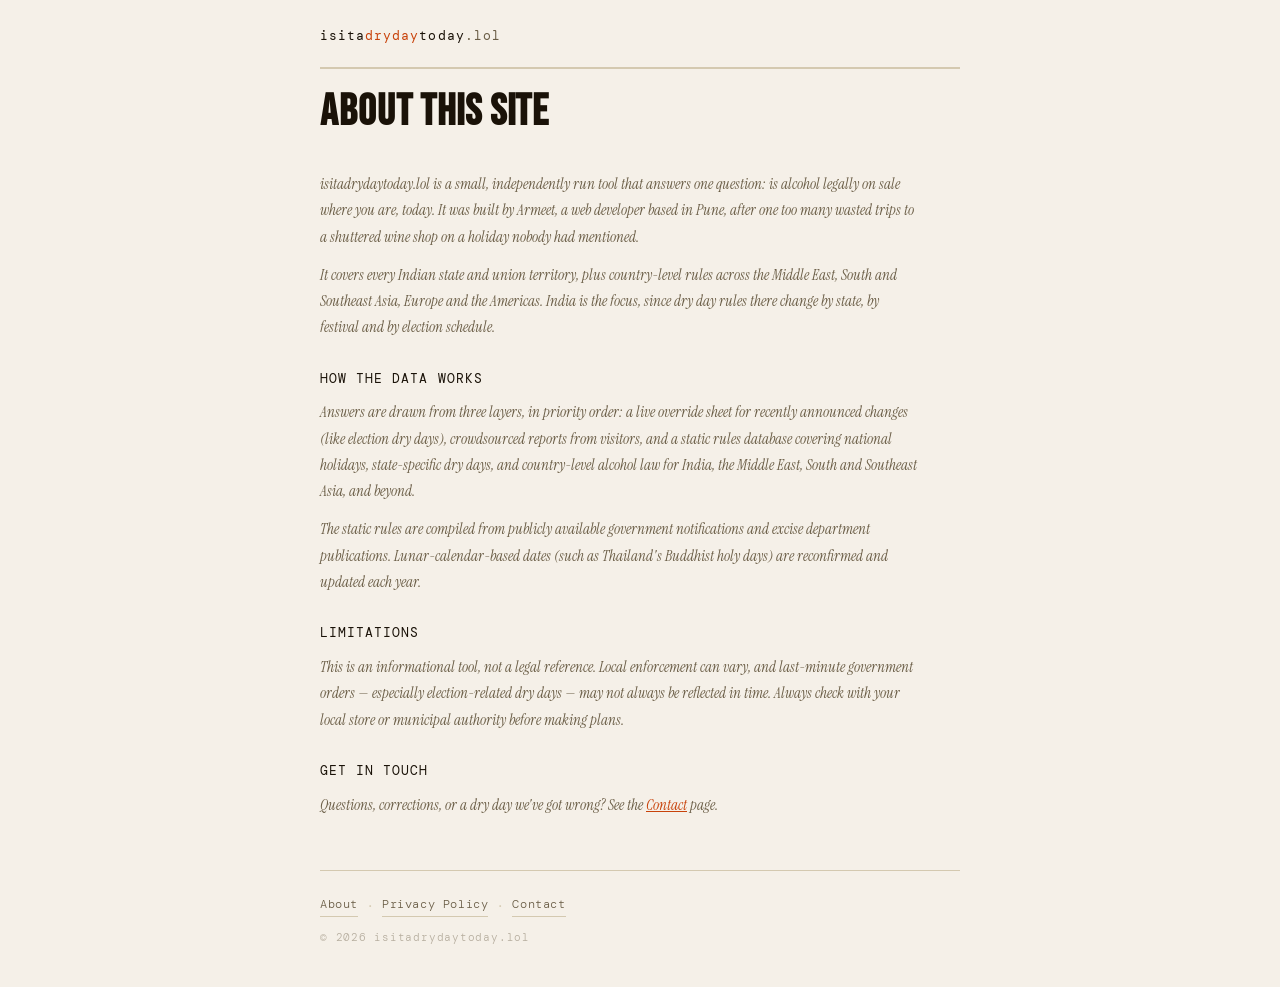
<file: about.html>
<!DOCTYPE html>
<html lang="en" data-theme="light">
<head>
  <meta charset="UTF-8" />
  <meta name="viewport" content="width=device-width, initial-scale=1.0" />
  <title>About — Is It A Dry Day Today?</title>
  <meta name="description" content="Who runs isitadrydaytoday.lol and how the dry day data is put together." />
  <link rel="canonical" href="https://isitadrydaytoday.lol/about.html" />
  <link rel="icon" type="image/x-icon" href="/favicon.ico" />
  <meta name="theme-color" content="#C8420A" />
  <link rel="preconnect" href="https://fonts.googleapis.com" />
  <link rel="preconnect" href="https://fonts.gstatic.com" crossorigin />
  <link href="https://fonts.googleapis.com/css2?family=Bebas+Neue&family=DM+Mono:ital,wght@0,300;0,400;1,300&family=Instrument+Serif:ital@0;1&display=swap" rel="stylesheet" />
  <script src="analytics.js"></script>
  <link rel="stylesheet" href="style.css" />
</head>
<body>
  <div class="site-wrapper">
    <header class="site-header">
      <div class="logo">
        <a href="index.html"><span class="logo-main">isita</span><span class="logo-accent">dryday</span><span class="logo-main">today</span><span class="logo-dot">.lol</span></a>
      </div>
    </header>

    <main class="main-content">
      <section class="page-content">
        <h1 class="page-title">About This Site</h1>

        <p>isitadrydaytoday.lol is a small, independently run tool that answers one question: is alcohol legally on sale where you are, today. It was built by Armeet, a web developer based in Pune, after one too many wasted trips to a shuttered wine shop on a holiday nobody had mentioned.</p>
        <p>It covers every Indian state and union territory, plus country-level rules across the Middle East, South and Southeast Asia, Europe and the Americas. India is the focus, since dry day rules there change by state, by festival and by election schedule.</p>

        <h2>How the data works</h2>
        <p>Answers are drawn from three layers, in priority order: a live override sheet for recently announced changes (like election dry days), crowdsourced reports from visitors, and a static rules database covering national holidays, state-specific dry days, and country-level alcohol law for India, the Middle East, South and Southeast Asia, and beyond.</p>
        <p>The static rules are compiled from publicly available government notifications and excise department publications. Lunar-calendar-based dates (such as Thailand's Buddhist holy days) are reconfirmed and updated each year.</p>

        <h2>Limitations</h2>
        <p>This is an informational tool, not a legal reference. Local enforcement can vary, and last-minute government orders — especially election-related dry days — may not always be reflected in time. Always check with your local store or municipal authority before making plans.</p>

        <h2>Get in touch</h2>
        <p>Questions, corrections, or a dry day we've got wrong? See the <a href="contact.html">Contact</a> page.</p>
      </section>
    </main>

    <footer class="site-footer">
      <nav class="footer-nav">
        <a href="about.html">About</a>
        <span class="footer-sep">&middot;</span>
        <a href="privacy.html">Privacy Policy</a>
        <span class="footer-sep">&middot;</span>
        <a href="contact.html">Contact</a>
      </nav>
      <p class="footer-copy">&#169; <span id="footerYear"></span> isitadrydaytoday.lol</p>
    </footer>
  </div>
  <script>document.getElementById('footerYear').textContent = new Date().getFullYear();</script>
</body>
</html>
</file>
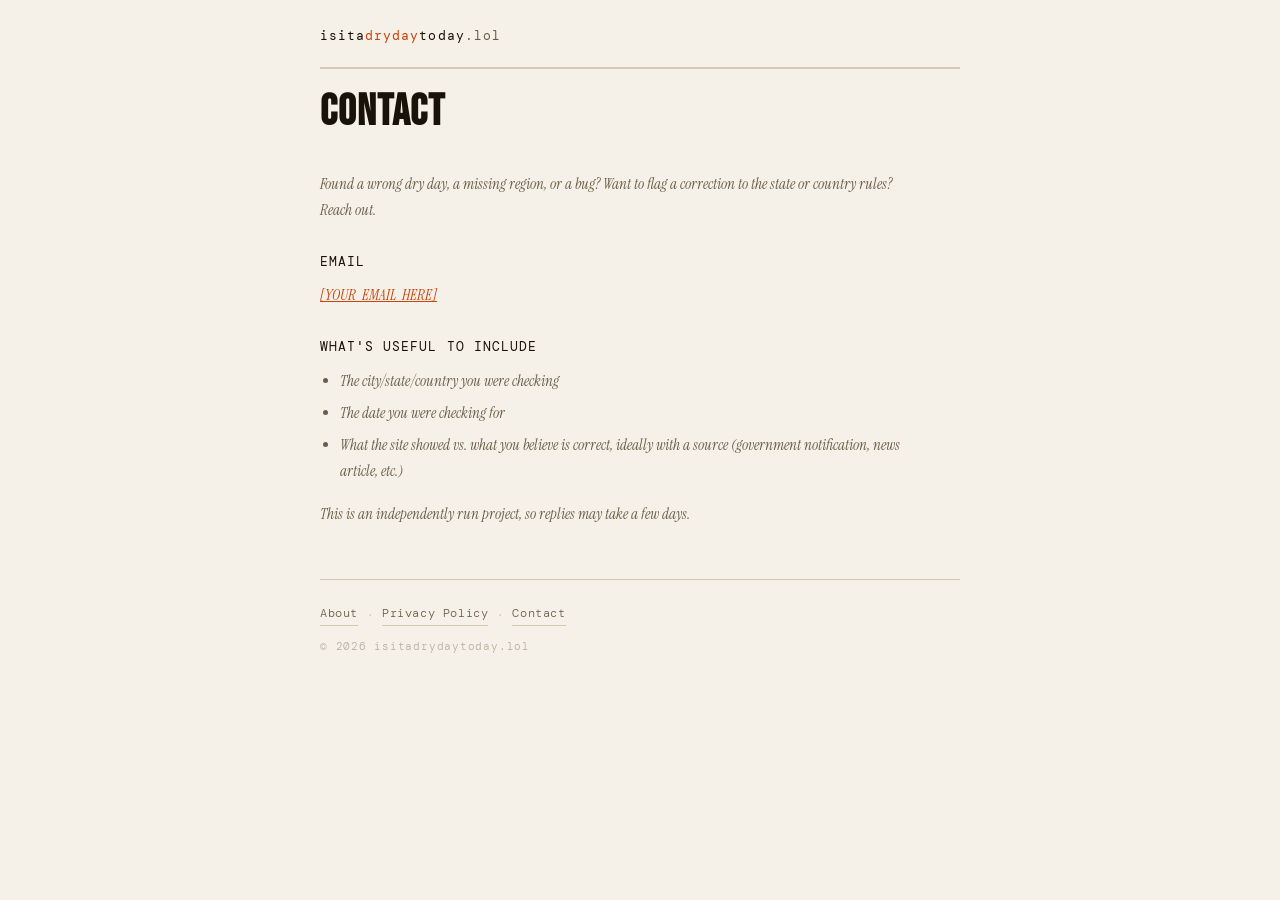
<file: contact.html>
<!DOCTYPE html>
<html lang="en" data-theme="light">
<head>
  <meta charset="UTF-8" />
  <meta name="viewport" content="width=device-width, initial-scale=1.0" />
  <title>Contact — Is It A Dry Day Today?</title>
  <meta name="description" content="Get in touch about isitadrydaytoday.lol — corrections, missing regions, or general questions." />
  <link rel="canonical" href="https://isitadrydaytoday.lol/contact.html" />
  <link rel="icon" type="image/x-icon" href="/favicon.ico" />
  <meta name="theme-color" content="#C8420A" />
  <link rel="preconnect" href="https://fonts.googleapis.com" />
  <link rel="preconnect" href="https://fonts.gstatic.com" crossorigin />
  <link href="https://fonts.googleapis.com/css2?family=Bebas+Neue&family=DM+Mono:ital,wght@0,300;0,400;1,300&family=Instrument+Serif:ital@0;1&display=swap" rel="stylesheet" />
  <script src="analytics.js"></script>
  <link rel="stylesheet" href="style.css" />
</head>
<body>
  <div class="site-wrapper">
    <header class="site-header">
      <div class="logo">
        <a href="index.html"><span class="logo-main">isita</span><span class="logo-accent">dryday</span><span class="logo-main">today</span><span class="logo-dot">.lol</span></a>
      </div>
    </header>

    <main class="main-content">
      <section class="page-content">
        <h1 class="page-title">Contact</h1>

        <p>Found a wrong dry day, a missing region, or a bug? Want to flag a correction to the state or country rules? Reach out.</p>

        <h2>Email</h2>
        <p><a href="mailto:[YOUR_EMAIL_HERE]">[YOUR_EMAIL_HERE]</a></p>

        <h2>What's useful to include</h2>
        <ul>
          <li>The city/state/country you were checking</li>
          <li>The date you were checking for</li>
          <li>What the site showed vs. what you believe is correct, ideally with a source (government notification, news article, etc.)</li>
        </ul>

        <p>This is an independently run project, so replies may take a few days.</p>
      </section>
    </main>

    <footer class="site-footer">
      <nav class="footer-nav">
        <a href="about.html">About</a>
        <span class="footer-sep">&middot;</span>
        <a href="privacy.html">Privacy Policy</a>
        <span class="footer-sep">&middot;</span>
        <a href="contact.html">Contact</a>
      </nav>
      <p class="footer-copy">&#169; <span id="footerYear"></span> isitadrydaytoday.lol</p>
    </footer>
  </div>
  <script>document.getElementById('footerYear').textContent = new Date().getFullYear();</script>
</body>
</html>
</file>
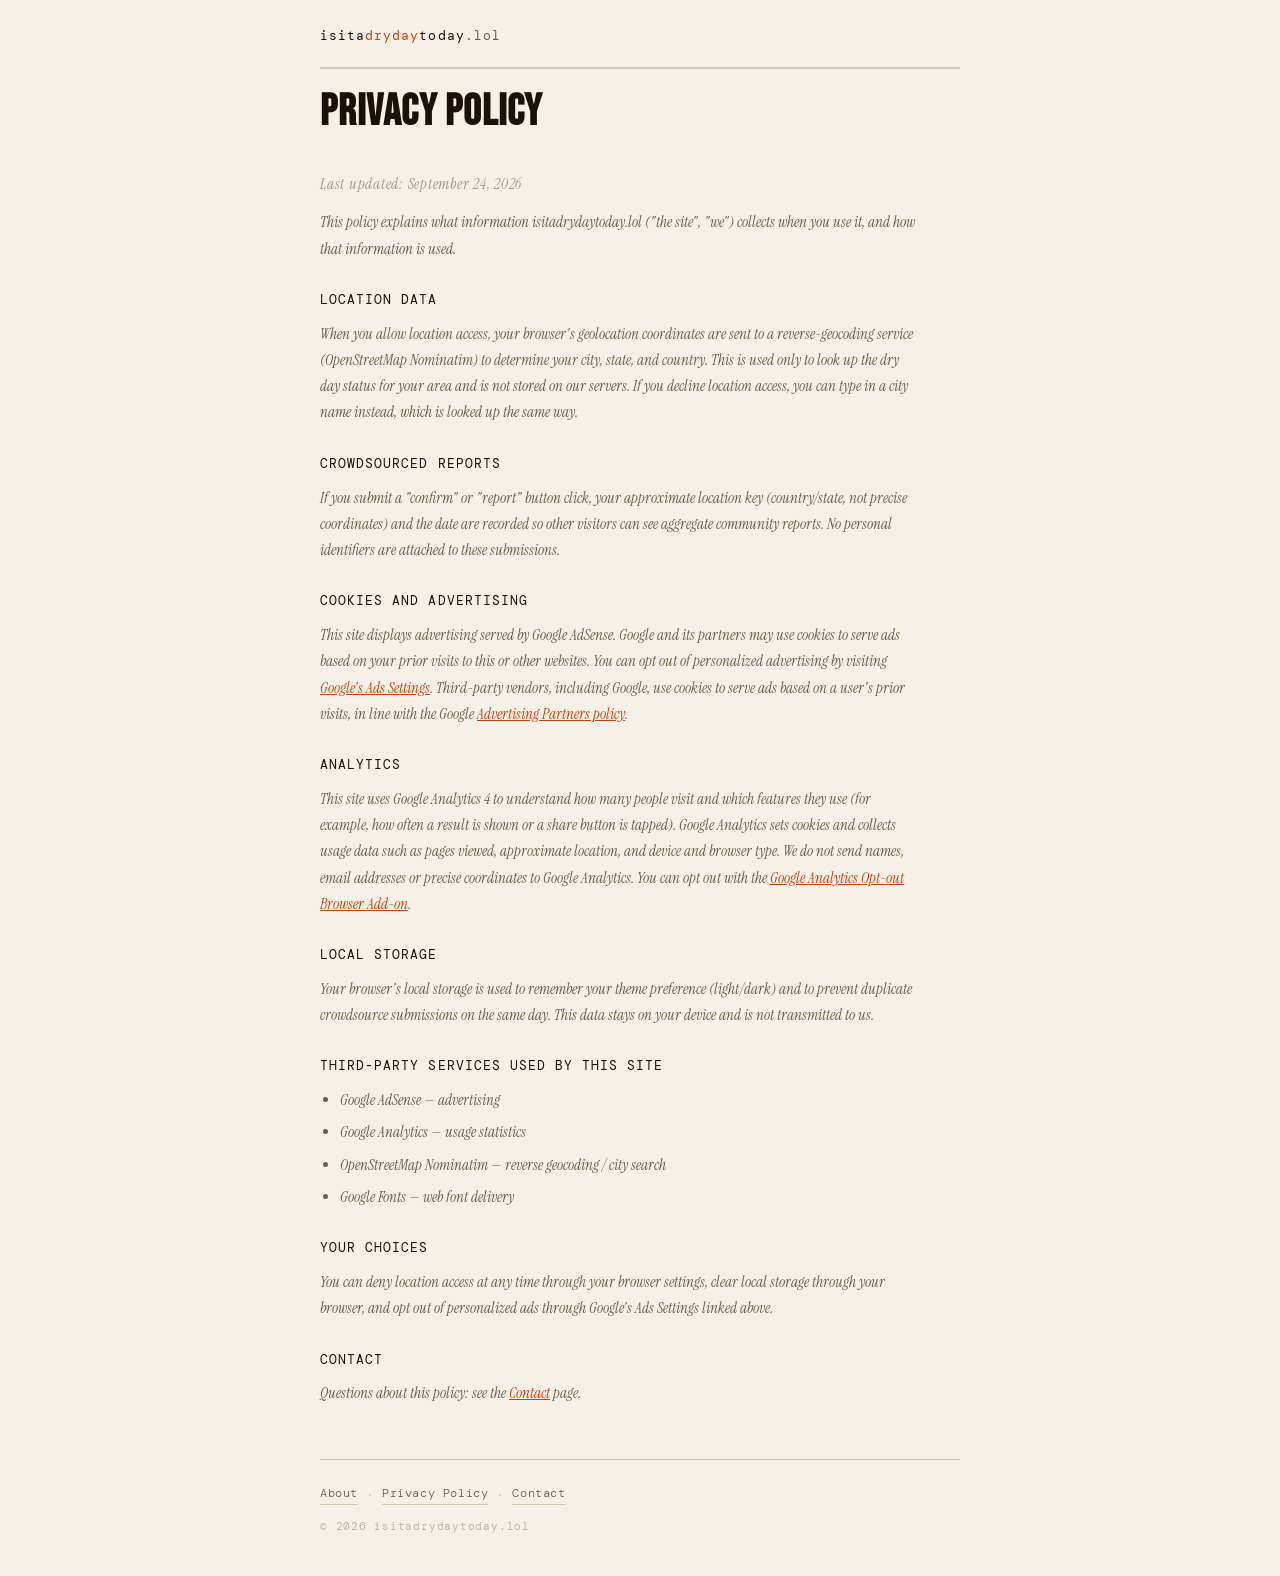
<file: privacy.html>
<!DOCTYPE html>
<html lang="en" data-theme="light">
<head>
  <meta charset="UTF-8" />
  <meta name="viewport" content="width=device-width, initial-scale=1.0" />
  <title>Privacy Policy — Is It A Dry Day Today?</title>
  <meta name="description" content="Privacy policy for isitadrydaytoday.lol: what data is collected, how location is used, and how advertising cookies work." />
  <link rel="canonical" href="https://isitadrydaytoday.lol/privacy.html" />
  <link rel="icon" type="image/x-icon" href="/favicon.ico" />
  <meta name="theme-color" content="#C8420A" />
  <link rel="preconnect" href="https://fonts.googleapis.com" />
  <link rel="preconnect" href="https://fonts.gstatic.com" crossorigin />
  <link href="https://fonts.googleapis.com/css2?family=Bebas+Neue&family=DM+Mono:ital,wght@0,300;0,400;1,300&family=Instrument+Serif:ital@0;1&display=swap" rel="stylesheet" />
  <script src="analytics.js"></script>
  <link rel="stylesheet" href="style.css" />
</head>
<body>
  <div class="site-wrapper">
    <header class="site-header">
      <div class="logo">
        <a href="index.html"><span class="logo-main">isita</span><span class="logo-accent">dryday</span><span class="logo-main">today</span><span class="logo-dot">.lol</span></a>
      </div>
    </header>

    <main class="main-content">
      <section class="page-content">
        <h1 class="page-title">Privacy Policy</h1>
        <p class="page-updated">Last updated: September 24, 2026</p>

        <p>This policy explains what information isitadrydaytoday.lol ("the site", "we") collects when you use it, and how that information is used.</p>

        <h2>Location data</h2>
        <p>When you allow location access, your browser's geolocation coordinates are sent to a reverse-geocoding service (OpenStreetMap Nominatim) to determine your city, state, and country. This is used only to look up the dry day status for your area and is not stored on our servers. If you decline location access, you can type in a city name instead, which is looked up the same way.</p>

        <h2>Crowdsourced reports</h2>
        <p>If you submit a "confirm" or "report" button click, your approximate location key (country/state, not precise coordinates) and the date are recorded so other visitors can see aggregate community reports. No personal identifiers are attached to these submissions.</p>

        <h2>Cookies and advertising</h2>
        <p>This site displays advertising served by Google AdSense. Google and its partners may use cookies to serve ads based on your prior visits to this or other websites. You can opt out of personalized advertising by visiting <a href="https://adssettings.google.com" target="_blank" rel="noopener noreferrer">Google's Ads Settings</a>. Third-party vendors, including Google, use cookies to serve ads based on a user's prior visits, in line with the Google <a href="https://policies.google.com/technologies/partner-sites" target="_blank" rel="noopener noreferrer">Advertising Partners policy</a>.</p>

        <h2>Analytics</h2>
        <p>This site uses Google Analytics 4 to understand how many people visit and which features they use (for example, how often a result is shown or a share button is tapped). Google Analytics sets cookies and collects usage data such as pages viewed, approximate location, and device and browser type. We do not send names, email addresses or precise coordinates to Google Analytics. You can opt out with the <a href="https://tools.google.com/dlpage/gaoptout" target="_blank" rel="noopener noreferrer">Google Analytics Opt-out Browser Add-on</a>.</p>

        <h2>Local storage</h2>
        <p>Your browser's local storage is used to remember your theme preference (light/dark) and to prevent duplicate crowdsource submissions on the same day. This data stays on your device and is not transmitted to us.</p>

        <h2>Third-party services used by this site</h2>
        <ul>
          <li>Google AdSense — advertising</li>
          <li>Google Analytics — usage statistics</li>
          <li>OpenStreetMap Nominatim — reverse geocoding / city search</li>
          <li>Google Fonts — web font delivery</li>
        </ul>

        <h2>Your choices</h2>
        <p>You can deny location access at any time through your browser settings, clear local storage through your browser, and opt out of personalized ads through Google's Ads Settings linked above.</p>

        <h2>Contact</h2>
        <p>Questions about this policy: see the <a href="contact.html">Contact</a> page.</p>
      </section>
    </main>

    <footer class="site-footer">
      <nav class="footer-nav">
        <a href="about.html">About</a>
        <span class="footer-sep">&middot;</span>
        <a href="privacy.html">Privacy Policy</a>
        <span class="footer-sep">&middot;</span>
        <a href="contact.html">Contact</a>
      </nav>
      <p class="footer-copy">&#169; <span id="footerYear"></span> isitadrydaytoday.lol</p>
    </footer>
  </div>
  <script>document.getElementById('footerYear').textContent = new Date().getFullYear();</script>
</body>
</html>
</file>
<file: style.css>
/* ============================================
   IS IT A DRY DAY TODAY? — STYLES v4
   ============================================ */

:root {
  --bg: #F5F0E8;
  --bg-alt: #EDE8DC;
  --fg: #1A1208;
  --fg-muted: #6B5E47;
  --accent: #C8420A;
  --accent-yes: #B52B0F;
  --accent-no: #1A6B2A;
  --accent-unknown: #6B5E47;
  --border: #D4C9B0;
  --card-bg: #FFFCF5;
  --ad-bg: #F0EAD8;
  --shadow: rgba(26,18,8,0.07);
  --font-display: 'Bebas Neue', sans-serif;
  --font-body: 'DM Mono', monospace;
  --font-serif: 'Instrument Serif', serif;
  --tr: 0.28s cubic-bezier(0.4, 0, 0.2, 1);
}

[data-theme="dark"] {
  --bg: #0F0A05;
  --bg-alt: #1A1208;
  --fg: #F5F0E8;
  --fg-muted: #9E8F75;
  --accent: #E85A1A;
  --accent-yes: #E04020;
  --accent-no: #2ECC52;
  --accent-unknown: #9E8F75;
  --border: #2E2416;
  --card-bg: #1A1208;
  --ad-bg: #1A1208;
  --shadow: rgba(0,0,0,0.4);
}

*, *::before, *::after { box-sizing: border-box; margin: 0; padding: 0; }
html { font-size: 16px; -webkit-font-smoothing: antialiased; scroll-behavior: smooth; }
body {
  background: var(--bg);
  color: var(--fg);
  font-family: var(--font-body);
  font-weight: 300;
  line-height: 1.6;
  min-height: 100vh;
  transition: background var(--tr), color var(--tr);
}

/* ---- AD BANNERS ---- */
.ad-banner {
  background: var(--ad-bg);
  border: 1px solid var(--border);
  border-radius: 2px;
  display: flex;
  flex-direction: column;
  align-items: center;
  justify-content: center;
  padding: 6px 12px;
  gap: 4px;
  transition: background var(--tr);
  margin: 24px 0;
}
.ad-label {
  font-size: 9px;
  letter-spacing: 0.15em;
  text-transform: uppercase;
  color: var(--fg-muted);
  opacity: 0.55;
}
.ad-placeholder {
  width: 100%;
  max-width: 468px;
  min-height: 60px;
  display: flex;
  align-items: center;
  justify-content: center;
}
.ad-middle .ad-placeholder { max-width: 468px; min-height: 60px; }
.ad-bottom .ad-placeholder { max-width: 728px; min-height: 90px; }

/* ---- LAYOUT ---- */
.site-wrapper { max-width: 680px; margin: 0 auto; padding: 0 20px; }

/* ---- HEADER ---- */
.site-header {
  display: flex; align-items: center; justify-content: space-between;
  padding: 26px 0 20px; border-bottom: 1px solid var(--border);
}
.logo { font-size: 13px; letter-spacing: 0.08em; font-weight: 400; }
.logo a { text-decoration: none; }
.logo-main { color: var(--fg); }
.logo-accent { color: var(--accent); }
.logo-dot { color: var(--fg-muted); }

/* ---- THEME TOGGLE ---- */
.theme-toggle { background: none; border: none; cursor: pointer; padding: 4px; }
.toggle-track {
  display: flex; align-items: center;
  background: var(--border); border-radius: 20px;
  padding: 3px; width: 56px; height: 28px; position: relative;
  transition: background var(--tr);
}
.toggle-thumb {
  width: 22px; height: 22px; background: var(--fg); border-radius: 50%;
  position: absolute; left: 3px;
  transition: transform var(--tr), background var(--tr);
}
[data-theme="dark"] .toggle-thumb { transform: translateX(28px); }
.toggle-icon { position: absolute; font-size: 12px; top: 50%; transform: translateY(-50%); transition: opacity var(--tr); }
.toggle-icon.sun { right: 6px; opacity: 1; }
.toggle-icon.moon { left: 6px; opacity: 0; }
[data-theme="dark"] .toggle-icon.sun { opacity: 0; }
[data-theme="dark"] .toggle-icon.moon { opacity: 1; }

/* ---- HERO ---- */
.hero { padding: 44px 0 28px; }
.hero-eyebrow {
  font-size: 11px; letter-spacing: 0.2em; text-transform: uppercase;
  color: var(--fg-muted); margin-bottom: 18px;
}
.state { width: 100%; }
.hidden { display: none !important; }

/* ---- SHARE CARD ---- */
.share-card {
  background: var(--card-bg);
  border: 1px solid var(--border);
  border-radius: 4px;
  padding: 4px;
  margin-bottom: 16px;
  transition: background var(--tr), border-color var(--tr);
}
.share-card-inner { padding: 20px 24px 24px; }
.share-card-badge {
  font-size: 10px; letter-spacing: 0.18em; text-transform: uppercase;
  color: var(--fg-muted); margin-bottom: 8px; opacity: 0.6;
}

/* ---- ANSWER WORDS ---- */
.answer-word {
  font-family: var(--font-display);
  line-height: 0.88;
  margin-bottom: 20px;
  display: flex; flex-direction: column;
}
.answer-word span {
  display: block;
  font-size: clamp(90px, 26vw, 190px);
  animation: revealUp 0.5s cubic-bezier(0.16,1,0.3,1) both;
}
.answer-word span:nth-child(2) { animation-delay: 0.07s; }
.answer-yes span  { color: var(--accent-yes); }
.answer-no span   { color: var(--accent-no); }
.answer-unknown span {
  color: var(--accent-unknown);
  font-size: clamp(36px, 11vw, 80px);
}
.loading-word span {
  font-size: clamp(44px, 13vw, 90px);
  color: var(--fg-muted);
  animation: pulse 1.4s ease-in-out infinite;
}

@keyframes pulse { 0%,100%{opacity:1}50%{opacity:0.3} }
@keyframes revealUp {
  from { opacity:0; transform:translateY(28px); }
  to   { opacity:1; transform:translateY(0); }
}

.location-tag {
  font-size: 11px; letter-spacing: 0.2em; text-transform: uppercase;
  color: var(--fg-muted); margin-bottom: 10px;
  display: flex; align-items: center; gap: 6px;
  animation: revealUp 0.4s 0.1s cubic-bezier(0.16,1,0.3,1) both;
}
.location-tag::before { content: '📍'; font-size: 10px; }

.subtext {
  font-family: var(--font-serif); font-style: italic;
  font-size: clamp(14px, 3.8vw, 18px);
  color: var(--fg-muted); max-width: 460px; line-height: 1.55;
  margin-bottom: 10px;
  animation: revealUp 0.5s 0.15s cubic-bezier(0.16,1,0.3,1) both;
}
.loading-text { animation: none; }

.dry-note {
  font-size: 12px; color: var(--fg-muted);
  margin-top: 14px; padding: 10px 14px;
  border-left: 2px solid var(--accent-yes);
  background: var(--bg-alt); border-radius: 0 3px 3px 0;
  line-height: 1.65; max-width: 460px;
  animation: revealUp 0.4s 0.28s cubic-bezier(0.16,1,0.3,1) both;
}

/* ---- MANUAL INPUT ---- */
.manual-input { display: flex; gap: 8px; margin-top: 18px; max-width: 360px; }
.manual-input input {
  flex: 1; background: var(--card-bg); border: 1px solid var(--border);
  color: var(--fg); font-family: var(--font-body); font-size: 13px;
  padding: 10px 14px; border-radius: 2px; outline: none;
  transition: border-color var(--tr);
}
.manual-input input::placeholder { color: var(--fg-muted); opacity: 0.45; }
.manual-input input:focus { border-color: var(--accent); }
.manual-input button {
  background: var(--fg); color: var(--bg); border: none;
  font-family: var(--font-display); font-size: 16px; letter-spacing: 0.05em;
  padding: 10px 20px; border-radius: 2px; cursor: pointer;
  transition: background var(--tr), color var(--tr);
}
.manual-input button:hover { background: var(--accent); color: #fff; }

/* ---- CROWDSOURCE BAR ---- */
.crowdsource-bar {
  display: flex; flex-wrap: wrap; align-items: center;
  gap: 10px; margin-bottom: 6px;
}
.crowd-count {
  font-size: 11px; letter-spacing: 0.06em;
  color: var(--fg-muted); font-style: italic;
}
.crowd-btn {
  font-family: var(--font-body); font-size: 11px; letter-spacing: 0.08em;
  background: none; border: 1px solid var(--border); color: var(--fg-muted);
  padding: 6px 12px; border-radius: 20px; cursor: pointer;
  transition: background var(--tr), border-color var(--tr), color var(--tr);
}
.crowd-btn:hover { background: var(--bg-alt); border-color: var(--fg-muted); color: var(--fg); }
.crowd-btn-warn { border-color: #c8930a; color: #c8930a; }
.crowd-btn-warn:hover { background: #c8930a22; }

.crowd-disclaimer {
  font-size: 11px; color: var(--fg-muted); margin-bottom: 20px;
  padding: 8px 12px; background: var(--bg-alt); border-radius: 2px;
  border-left: 2px solid #c8930a; line-height: 1.5;
}

/* ---- ACTION ROW ---- */
.action-row {
  display: flex; flex-wrap: wrap; align-items: center;
  justify-content: space-between; gap: 12px;
  margin: 0 0 16px;
}
.date-pill {
  font-size: 11px; letter-spacing: 0.15em; text-transform: uppercase;
  color: var(--fg-muted); display: inline-flex; align-items: center;
  gap: 7px; padding: 7px 13px; border: 1px solid var(--border);
  border-radius: 20px; background: var(--bg-alt);
}
.date-pill::before { content: '🗓'; font-size: 11px; }

/* ---- SHARE BUTTONS ---- */
.share-actions { display: flex; flex-wrap: wrap; gap: 8px; }
.share-btn {
  display: inline-flex; align-items: center; gap: 6px;
  font-family: var(--font-body); font-size: 12px; letter-spacing: 0.05em;
  padding: 7px 14px; border-radius: 20px; border: 1px solid var(--border);
  cursor: pointer; transition: background var(--tr), color var(--tr), border-color var(--tr);
  background: none; color: var(--fg);
}
.btn-whatsapp { border-color: #25D366; color: #25D366; }
.btn-whatsapp:hover { background: #25D366; color: #fff; }
.btn-twitter { border-color: var(--fg); color: var(--fg); }
.btn-twitter:hover { background: var(--fg); color: var(--bg); }
.btn-image { border-color: var(--accent); color: var(--accent); }
.btn-image:hover { background: var(--accent); color: #fff; }

/* ---- SEO + EDITORIAL SECTION ---- */
.seo-section { padding: 8px 0 32px; border-top: 1px solid var(--border); }

.seo-title {
  font-family: var(--font-display); font-size: clamp(28px, 7vw, 48px);
  letter-spacing: 0.02em; color: var(--fg); margin-bottom: 20px;
}

.seo-body {
  display: flex; flex-direction: column; gap: 14px;
  margin-bottom: 40px;
}
.seo-body p {
  font-family: var(--font-serif); font-style: italic;
  font-size: 15px; color: var(--fg-muted); line-height: 1.75; max-width: 600px;
}
.seo-body strong { font-style: normal; color: var(--fg); font-weight: 400; }

/* ---- SECTION HEADINGS ---- */
.section-heading {
  font-family: var(--font-body); font-size: 11px;
  letter-spacing: 0.18em; text-transform: uppercase;
  color: var(--fg-muted); margin-bottom: 20px;
  padding-bottom: 10px;
  border-bottom: 1px solid var(--border);
}

/* ---- GUIDE SECTION ---- */
.guide-section {
  margin-bottom: 44px;
}

.guide-block {
  margin-bottom: 28px;
  padding-bottom: 28px;
  border-bottom: 1px dashed var(--border);
}
.guide-block:last-child {
  border-bottom: none;
  padding-bottom: 0;
}

.guide-subheading {
  font-family: var(--font-body); font-weight: 400;
  font-size: 13px; letter-spacing: 0.04em;
  color: var(--fg); margin-bottom: 10px;
}

.guide-text {
  font-family: var(--font-serif); font-style: italic;
  font-size: 14px; color: var(--fg-muted); line-height: 1.75;
  max-width: 600px; margin-bottom: 10px;
}
.guide-text:last-child { margin-bottom: 0; }
.guide-text strong { font-style: normal; color: var(--fg); font-weight: 400; }

/* ---- FAQ SECTION ---- */
.faq-section { margin-bottom: 44px; }

.faq-list { display: flex; flex-direction: column; gap: 0; }

.faq-item {
  border-bottom: 1px solid var(--border);
}
.faq-item:first-child { border-top: 1px solid var(--border); }

.faq-q {
  font-family: var(--font-body); font-size: 13px; font-weight: 400;
  letter-spacing: 0.03em; color: var(--fg);
  padding: 14px 0; cursor: pointer; list-style: none;
  display: flex; align-items: center; justify-content: space-between;
  gap: 12px;
  transition: color var(--tr);
}
.faq-q:hover { color: var(--accent); }
.faq-q::after {
  content: '+'; font-size: 18px; color: var(--fg-muted);
  flex-shrink: 0; transition: transform var(--tr), color var(--tr);
}
.faq-item[open] .faq-q::after { transform: rotate(45deg); color: var(--accent); }
.faq-q::-webkit-details-marker { display: none; }

.faq-a {
  font-family: var(--font-serif); font-style: italic;
  font-size: 14px; color: var(--fg-muted); line-height: 1.7;
  padding: 0 0 16px; max-width: 580px;
}

/* ---- STATE GRID ---- */
.state-grid-section { margin-bottom: 44px; }

.state-grid-intro {
  font-family: var(--font-serif); font-style: italic;
  font-size: 13px; color: var(--fg-muted); line-height: 1.6;
  margin-bottom: 16px; max-width: 500px;
}

.state-grid { display: flex; flex-wrap: wrap; gap: 6px; }

.state-chip {
  display: inline-flex; align-items: center; gap: 5px;
  font-family: var(--font-body); font-size: 11px; letter-spacing: 0.04em;
  padding: 5px 10px; border-radius: 20px; border: 1px solid var(--border);
  background: var(--bg-alt); color: var(--fg-muted);
  transition: background var(--tr);
}
.state-chip--dry { border-color: #b52b0f44; color: var(--accent-yes); background: #b52b0f11; }
.state-chip--not-dry { border-color: #1a6b2a44; color: var(--accent-no); background: #1a6b2a11; }
.state-chip-icon { font-size: 10px; }

/* ---- INFO STRIP ---- */
.info-strip {
  border-top: 1px solid var(--border);
  padding: 32px 0; display: flex; flex-direction: column; gap: 18px;
}
.info-card { display: flex; gap: 13px; align-items: flex-start; }
.info-icon { font-size: 17px; flex-shrink: 0; margin-top: 2px; }
.info-text { display: flex; flex-direction: column; gap: 2px; }
.info-text strong {
  font-family: var(--font-body); font-weight: 400;
  font-size: 11px; letter-spacing: 0.1em; text-transform: uppercase; color: var(--fg);
}
.info-text span {
  font-family: var(--font-serif); font-style: italic;
  font-size: 13px; color: var(--fg-muted); line-height: 1.5;
}

/* ---- FOOTER ---- */
.site-footer {
  border-top: 1px solid var(--border);
  padding: 24px 0 40px; display: flex; flex-direction: column; gap: 12px;
}
.footer-nav {
  display: flex; flex-wrap: wrap; align-items: center; gap: 8px;
}
.footer-nav a {
  font-size: 12px; letter-spacing: 0.05em; color: var(--fg-muted);
  text-decoration: none; border-bottom: 1px solid var(--border);
  padding-bottom: 1px; transition: color var(--tr), border-color var(--tr);
}
.footer-nav a:hover { color: var(--accent); border-color: var(--accent); }
.footer-sep { color: var(--border); font-size: 14px; }
.footer-disclaimer {
  font-family: var(--font-serif); font-style: italic;
  font-size: 12px; color: var(--fg-muted); line-height: 1.7; opacity: 0.65;
}
.footer-copy {
  font-size: 11px; letter-spacing: 0.07em; color: var(--fg-muted); opacity: 0.45;
}

/* ---- TOAST ---- */
.toast {
  position: fixed; bottom: 32px; left: 50%; transform: translateX(-50%) translateY(12px);
  background: var(--fg); color: var(--bg);
  font-family: var(--font-body); font-size: 12px; letter-spacing: 0.06em;
  padding: 10px 20px; border-radius: 20px;
  opacity: 0; pointer-events: none;
  transition: opacity 0.25s, transform 0.25s;
  white-space: nowrap; z-index: 200;
}
.toast.visible { opacity: 1; transform: translateX(-50%) translateY(0); }

/* ---- SOURCE BADGES ---- */
.source-badge {
  display: inline-block;
  font-family: var(--font-body);
  font-size: 9px; letter-spacing: 0.18em; text-transform: uppercase;
  padding: 3px 8px; border-radius: 20px; margin-bottom: 10px; font-weight: 400;
}
.source-live   { background: #1a6b2a22; color: var(--accent-no); border: 1px solid #1a6b2a44; }
.source-crowd  { background: #c8930a22; color: #c8930a;           border: 1px solid #c8930a55; }
.source-static { background: var(--bg-alt); color: var(--fg-muted); border: 1px solid var(--border); }

/* ---- CROWD DISCLAIMER ---- */
#crowdDisclaimer {
  font-family: var(--font-body); font-size: 12px; line-height: 1.65;
  color: var(--fg); background: #c8930a18;
  border: 1px solid #c8930a66; border-left: 3px solid #c8930a;
  border-radius: 0 4px 4px 0; padding: 12px 16px;
  margin-bottom: 20px; max-width: 560px;
}
#crowdDisclaimer strong { color: #c8930a; }

/* ---- STATIC INFO PAGES (about / privacy / contact) ---- */
.page-content { padding: 8px 0 40px; border-top: 1px solid var(--border); }
.page-title {
  font-family: var(--font-display); font-size: clamp(28px, 7vw, 44px);
  letter-spacing: 0.02em; color: var(--fg); margin-bottom: 24px;
}
.page-content h2 {
  font-family: var(--font-body); font-weight: 400;
  font-size: 13px; letter-spacing: 0.08em; text-transform: uppercase;
  color: var(--fg); margin: 28px 0 10px;
}
.page-content p {
  font-family: var(--font-serif); font-style: italic;
  font-size: 15px; color: var(--fg-muted); line-height: 1.75;
  max-width: 600px; margin-bottom: 12px;
}
.page-content a { color: var(--accent); }
.page-content ul { margin: 8px 0 16px 20px; }
.page-content li {
  font-family: var(--font-serif); font-style: italic;
  font-size: 15px; color: var(--fg-muted); line-height: 1.75;
  max-width: 580px; margin-bottom: 6px;
}
.page-updated {
  font-size: 11px; color: var(--fg-muted); opacity: 0.6;
  letter-spacing: 0.05em; margin-bottom: 24px;
}

/* ---- DESKTOP ---- */
@media (min-width: 640px) {
  .hero { padding: 56px 0 36px; }
  .action-row { flex-wrap: nowrap; }
  .info-strip { flex-direction: row; gap: 20px; }
  .info-card { flex: 1; }
  .seo-body p { font-size: 15px; }
}
</file>
